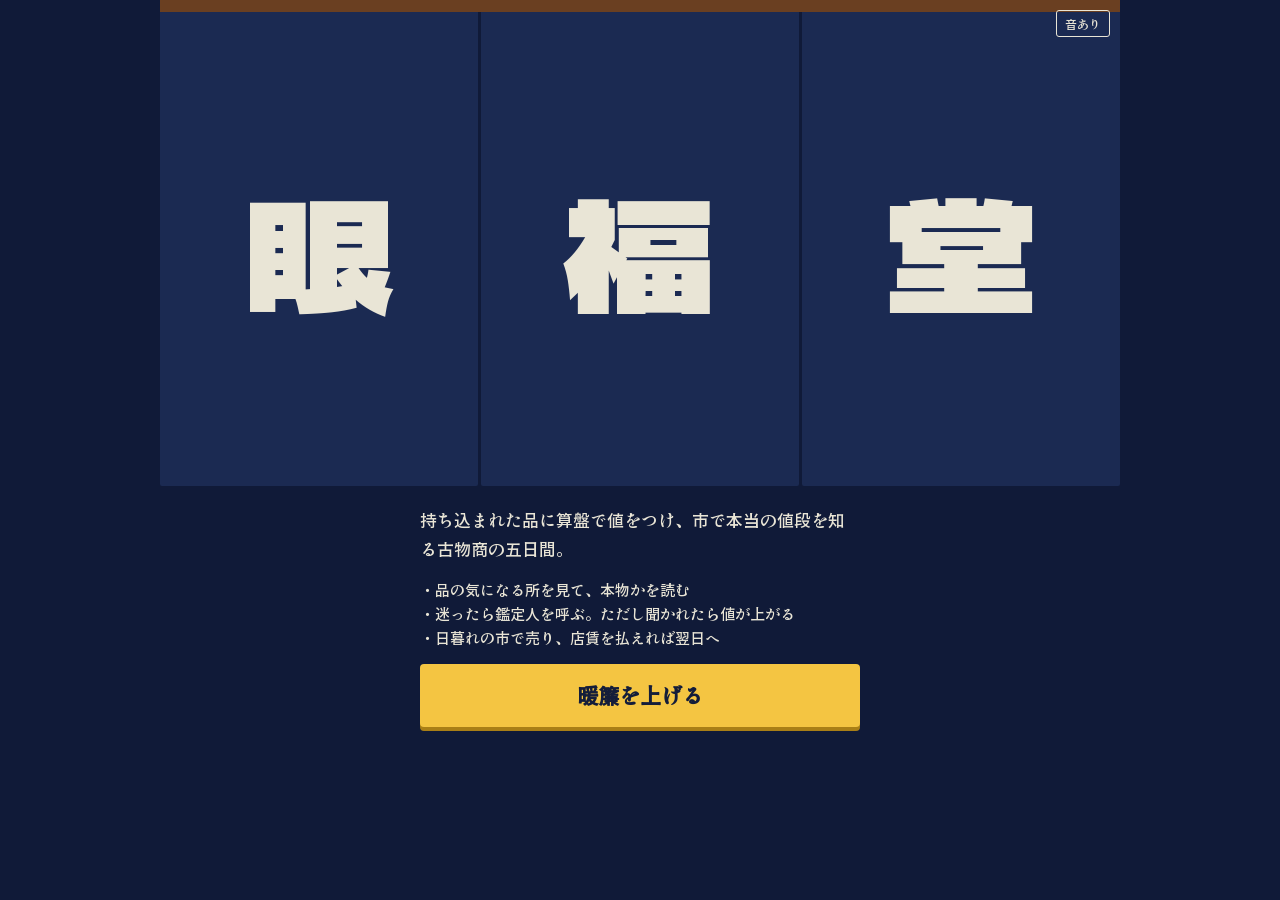
<file: index.html>
<!doctype html>
<html lang="ja">
<head>
<meta charset="utf-8">
<meta name="viewport" content="width=device-width, initial-scale=1, viewport-fit=cover">
<title>眼福堂</title>
<meta name="description" content="持ち込まれた品に算盤で値をつけ、市で本当の値段を知る古物商ゲーム。">
<meta name="theme-color" content="#1b2a52">
<link rel="stylesheet" href="css/style.css">
</head>
<body>
<div id="app"></div>
<noscript>このゲームはJavaScriptを有効にすると遊べます。</noscript>
<script type="module" src="js/ui.js"></script>
</body>
</html>
</file>
<file: css/style.css>
@font-face { font-family: "Dela"; src: url("../fonts/dela.woff") format("woff"); font-display: swap; }
@font-face { font-family: "Shippori"; src: url("../fonts/shippori.woff") format("woff"); font-display: swap; }

:root {
  --ai: #1b2a52; --ai-deep: #101a38; --rasha: #17513f; --rasha-deep: #0f3a2d;
  --lamp: #f4c542; --shu: #d8321f; --paper: #e9e5d6; --ink: #141d3a; --wood: #6a3f21; --bead: #3a2212;
  --plus: #0d6b4d; --minus: #b3261b;
  --head: "Dela", "Hiragino Kaku Gothic ProN", "Noto Sans CJK JP", sans-serif;
  --body: "Shippori", "Hiragino Mincho ProN", "Noto Serif CJK JP", serif;
}
* { box-sizing: border-box; margin: 0; }
html, body { height: 100%; }
body { background: var(--ai-deep); color: var(--paper); font-family: var(--body); font-size: 15px; line-height: 1.6; -webkit-text-size-adjust: 100%; overflow-x: hidden; }
#app { max-width: 960px; min-height: 100dvh; margin: 0 auto; position: relative; }
button { font: inherit; color: inherit; cursor: pointer; border: 0; background: none; touch-action: manipulation; }
button:disabled { cursor: not-allowed; opacity: .45; }
button:focus-visible { outline: 3px solid var(--lamp); outline-offset: 2px; }
ul { padding: 0; list-style: none; }
.sr { position: absolute; width: 1px; height: 1px; overflow: hidden; clip-path: inset(50%); }

.primary { background: var(--lamp); color: var(--ink); font-weight: 700; padding: 12px 18px; border-radius: 4px; box-shadow: 0 4px 0 #a97f16; }
.primary:active:not(:disabled) { transform: translateY(3px); box-shadow: 0 1px 0 #a97f16; }
.sub { background: transparent; border: 2px solid var(--paper); padding: 10px 10px; border-radius: 4px; }
.mute { position: absolute; top: 10px; right: 10px; font-size: 12px; padding: 3px 8px; border: 1px solid currentColor; border-radius: 3px; }
.warn { color: var(--lamp); }

/* 店名の暖簾 */
.title { min-height: 100dvh; display: flex; flex-direction: column; background: var(--ai-deep); }
.noren { display: grid; grid-template-columns: repeat(3, minmax(0, 1fr)); gap: 3px; height: 54dvh; min-height: 280px; border-top: 12px solid var(--wood); }
.noren span { background: var(--ai); color: var(--paper); font-family: var(--head); font-size: clamp(64px, 26vw, 150px); display: flex; align-items: center; justify-content: center; border-radius: 0 0 2px 2px; transform-origin: top center; animation: sway 1.6s ease-out 1; }
.noren.open span:nth-child(1) { transform: translateX(-70%) rotate(7deg); transition: transform .5s ease-in; }
.noren.open span:nth-child(2) { transform: translateY(-90%); transition: transform .5s ease-in; }
.noren.open span:nth-child(3) { transform: translateX(70%) rotate(-7deg); transition: transform .5s ease-in; }
@keyframes sway { 0% { transform: skewX(3deg); } 45% { transform: skewX(-2deg); } 100% { transform: none; } }
.title-body { padding: 20px 20px 28px; max-width: 480px; width: 100%; margin: 0 auto; display: grid; gap: 14px; }
.lead { font-size: 17px; line-height: 1.7; }
.howto li { padding-left: 1em; text-indent: -1em; }
.howto li::before { content: "・"; }
.title-body .primary { font-size: 21px; padding: 15px; }
.best { color: var(--lamp); text-align: center; }

/* 朝の札 */
.daycard { min-height: 100dvh; display: grid; align-content: center; justify-items: start; gap: 20px; padding: 24px; max-width: 460px; margin: 0 auto; }
.dayno { font-family: var(--head); font-size: 64px; line-height: 1; color: var(--lamp); }
.dayfacts { width: 100%; }
.dayfacts div { display: flex; justify-content: space-between; gap: 12px; padding: 8px 0; border-bottom: 1px solid rgba(233,229,214,.3); }
.dayfacts dt { opacity: .8; }
.dayfacts dd { margin: 0; font-family: var(--head); }
.daycard .primary { width: 100%; font-size: 18px; }

/* 帳場 */
.shop { height: 100dvh; display: flex; flex-direction: column; background: var(--rasha); }
.bar { position: relative; display: grid; grid-template-columns: minmax(0,1fr) auto; gap: 0 10px; background: var(--ai); padding: 5px 72px 5px 12px; font-size: 12px; }
.money { grid-row: 1 / 3; grid-column: 2; align-self: center; font-family: var(--head); font-size: 20px; color: var(--lamp); }
.rep { color: var(--lamp); letter-spacing: .05em; }
.bar .mute { top: 11px; }
.customer { display: grid; grid-template-columns: 62px minmax(0, 1fr); gap: 10px; padding: 8px 12px; background: var(--ai-deep); }
.customer.boss { background: #2c1f3a; }
.face { width: 62px; height: 62px; overflow: hidden; border-radius: 3px; }
.face svg { display: block; width: 100%; height: 100%; }
.who { display: flex; justify-content: space-between; gap: 8px; font-size: 12px; color: var(--lamp); }
.pat { white-space: nowrap; color: var(--paper); }
.say { font-size: 15px; line-height: 1.45; min-height: 2.9em; }
.say.pop { color: var(--lamp); }
.scroller { flex: 1; min-height: 0; overflow-y: auto; }
.mat { display: grid; grid-template-columns: minmax(0, 1fr) minmax(0, 1.25fr); gap: 8px; padding: 10px 12px 4px; background: radial-gradient(90% 100% at 68% 44%, #2a7a60, var(--rasha) 62%); }
.tag { align-self: center; }
.itemname { font-weight: 700; font-size: 17px; line-height: 1.3; }
.auth { font-size: 12px; opacity: .85; margin-bottom: 8px; }
.tag dl div { display: flex; flex-direction: column; }
.tag dt { font-size: 12px; opacity: .85; }
.tag dd { margin: 0; font-family: var(--head); font-size: 15px; }
.tag .ask dd { color: var(--lamp); font-size: 21px; line-height: 1.2; }
.piece { position: relative; aspect-ratio: 5 / 4; }
.piece svg { display: block; width: 100%; height: 100%; }
.spot { position: absolute; width: 44px; height: 44px; margin: -22px 0 0 -22px; display: flex; align-items: center; justify-content: center; }
.spot::before { content: ""; width: 16px; height: 16px; border-radius: 50%; border: 2px solid var(--lamp); background: rgba(244,197,66,.28); animation: glow 1.8s ease-in-out infinite; }
.spot span { position: absolute; top: 31px; font-size: 11px; line-height: 1.2; white-space: nowrap; color: var(--paper); text-shadow: 0 1px 2px #000, 0 0 3px #000; }
.spot.seen::before { animation: none; background: var(--lamp); }
.spot.on::before { border-color: #fff; }
.spot:disabled { opacity: .35; }
@keyframes glow { 50% { box-shadow: 0 0 0 5px rgba(244,197,66,.2); } }
.notes { display: flex; gap: 10px; padding: 6px 12px 10px; }
.lens { flex: none; width: 72px; height: 72px; border-radius: 50%; overflow: hidden; border: 4px solid var(--wood); background: var(--rasha-deep); box-shadow: 0 2px 6px rgba(0,0,0,.4); }
.lens svg { display: block; width: 100%; height: 100%; }
.noteinner { min-width: 0; flex: 1; }
.clues li { font-size: 14px; line-height: 1.45; padding: 1px 0; }
.clues b { font-weight: 700; font-size: 12px; color: var(--lamp); margin-right: .5em; }
.clues li.latest { color: #fff; }
.hint { font-size: 12px; opacity: .85; }
.appraisal { margin-top: 6px; padding: 6px 8px; background: var(--paper); color: var(--ink); border-left: 5px solid var(--shu); font-size: 14px; line-height: 1.45; }
.appraisal b { display: block; font-size: 12px; color: var(--shu); }
.appraisal em { display: block; font-style: normal; color: var(--shu); font-size: 13px; }

/* 算盤 */
.deal { background: var(--wood); padding: 6px 12px calc(10px + env(safe-area-inset-bottom)); box-shadow: 0 -3px 0 #4a2a14; }
.abacus-wrap { display: grid; grid-template-columns: minmax(0, 1.15fr) minmax(0, 1fr); gap: 10px; align-items: center; }
.abacus { display: grid; grid-template-columns: repeat(4, minmax(0, 1fr)); background: #2d1a0c; padding: 3px; border: 3px solid var(--bead); border-radius: 3px; }
.rod { position: relative; display: grid; grid-template-rows: auto auto auto; justify-items: stretch; background: linear-gradient(90deg, transparent 47%, #b9a27c 47%, #b9a27c 53%, transparent 53%); }
.rodname { font-size: 10px; line-height: 1.1; text-align: center; color: var(--paper); background: #2d1a0c; }
.heaven { height: 30px; display: flex; flex-direction: column; border-bottom: 4px solid #2d1a0c; background: transparent; }
.earth { display: flex; flex-direction: column; height: 68px; }
.bead { position: relative; flex: 1; min-height: 0; display: flex; align-items: flex-start; justify-content: center; padding: 0; }
.bead::before { content: ""; display: block; width: min(86%, 46px); height: 12px; border-radius: 50%; background: radial-gradient(ellipse at 50% 30%, #c88a4e, #6b3b1a 70%); transition: transform .08s; }
.heaven .bead::before { transform: translateY(1px); }
.heaven .bead.down::before { transform: translateY(13px); background: radial-gradient(ellipse at 50% 30%, #ffd978, #b5801f 70%); }
.earth .bead::before { transform: translateY(1px); }
.earth .bead.up::before { background: radial-gradient(ellipse at 50% 30%, #ffd978, #b5801f 70%); }
.earth .bead:not(.up)::before { transform: translateY(3px); }
.readout { min-width: 0; display: grid; gap: 5px; }
.bid { font-family: var(--head); font-size: clamp(22px, 7vw, 30px); line-height: 1.15; color: var(--paper); text-align: right; overflow-wrap: anywhere; }
.bid.over { color: #ffb4a8; }
.presets { display: grid; grid-template-columns: repeat(3, minmax(0, 1fr)); gap: 4px; }
.presets button { font-size: 12px; padding: 7px 0; background: rgba(0,0,0,.25); border-radius: 3px; min-height: 36px; }
.note { font-size: 13px; color: #ffd9d3; margin-top: 3px; }
.actions { display: grid; grid-template-columns: minmax(0, .7fr) minmax(0, 1fr) minmax(0, 1.3fr); gap: 6px; margin-top: 8px; }
.actions button { font-size: 14px; padding: 10px 4px; min-height: 46px; }
.actions .primary { font-size: 17px; }

/* 鑑定人 */
.sheet { position: fixed; inset: 0; background: rgba(16,26,56,.82); display: flex; align-items: flex-end; justify-content: center; z-index: 5; }
.sheetbody { width: 100%; max-width: 560px; max-height: 92dvh; overflow-y: auto; background: var(--paper); color: var(--ink); padding: 14px 12px calc(14px + env(safe-area-inset-bottom)); display: grid; gap: 7px; border-top: 6px solid var(--shu); }
.sheetbody h2 { font-family: var(--head); font-weight: 400; font-size: 21px; }
.sheetbody .sub { border-color: var(--ink); }
.ap { display: grid; grid-template-columns: 46px minmax(0, 1fr) auto; gap: 8px; align-items: center; text-align: left; padding: 6px; border: 1px solid rgba(20,29,58,.3); border-radius: 3px; }
.apface { width: 46px; height: 46px; overflow: hidden; }
.apface svg { width: 100%; height: 100%; display: block; }
.apbody { min-width: 0; display: flex; flex-direction: column; line-height: 1.35; }
.apbody small { font-size: 12px; }
.apsub { color: var(--rasha); }
.apno { color: var(--minus); }
.apfee { font-family: var(--head); font-size: 14px; }

/* 市 */
.market { overflow: hidden; min-height: 100dvh; background: #2a1420; display: flex; flex-direction: column; align-items: center; justify-content: center; gap: 12px; padding: 20px; text-align: center; position: relative; }
.market h2 { font-family: var(--head); font-weight: 400; font-size: 32px; color: var(--lamp); }
.market .primary { min-width: 220px; font-size: 17px; }
.mkt-name { font-weight: 700; font-size: 20px; }
.auction-piece { position: relative; width: min(62vw, 300px); aspect-ratio: 5 / 4; }
.auction-piece svg { display: block; width: 100%; height: 100%; }
.stamp { position: absolute; right: 0; bottom: -4%; width: 92px; height: 92px; display: grid; place-items: center; font-family: var(--head); font-size: 58px; color: var(--shu); border: 7px solid var(--shu); border-radius: 8px; background: rgba(233,229,214,.92); transform: rotate(-9deg); animation: thump .22s ease-out 1; }
.stamp.gem, .stamp.real { color: var(--plus); border-color: var(--plus); }
.stamp[hidden] { display: none; }
@keyframes thump { from { transform: rotate(-9deg) scale(1.9); opacity: .4; } }
.paid { font-size: 14px; opacity: .85; }
.roll { font-family: var(--head); font-size: clamp(34px, 12vw, 56px); line-height: 1.1; color: var(--lamp); }
.verdict { min-height: 3.2em; max-width: 30em; font-size: 15px; }
.verdict.plus { color: #9fe3c6; }
.verdict.minus { color: #ffb4a8; }
.bid-floor.boss { background: #160d24; }

.bighit { position: fixed; inset: 0; z-index: 10; overflow: hidden; display: flex; flex-direction: column; align-items: center; justify-content: center; gap: 4px; background: var(--shu); color: #fff; padding: 16px; }
.bighit.gem { background: #a9780f; }
.rays { position: absolute; left: 50%; top: 42%; width: 240vmax; height: 240vmax; margin: -120vmax; background: repeating-conic-gradient(rgba(255,255,255,.16) 0 10deg, transparent 10deg 20deg); animation: spin 14s linear infinite; }
.bighit > span:not(.rays) { position: relative; }
.bh-stamp { font-family: var(--head); font-size: clamp(120px, 44vw, 260px); line-height: 1; color: var(--lamp); text-shadow: 0 6px 0 rgba(0,0,0,.28); animation: thump2 .3s ease-out 1; }
.bighit.gem .bh-stamp { color: #fff; }
.bh-label { font-family: var(--head); font-size: 28px; }
.bh-yen { font-family: var(--head); font-size: clamp(36px, 12vw, 72px); line-height: 1.15; }
.bh-paid { font-size: 15px; }
@keyframes spin { to { transform: rotate(360deg); } }
@keyframes thump2 { from { transform: scale(3); opacity: 0; } }

.ledgertable { width: min(100%, 440px); border-collapse: collapse; background: var(--paper); color: var(--ink); text-align: left; }
.ledgertable td { padding: 6px 10px; border-bottom: 1px solid rgba(20,29,58,.18); }
.ledgertable td:last-child { text-align: right; font-family: var(--head); font-size: 14px; white-space: nowrap; }
.ledgertable small { display: block; font-size: 12px; opacity: .8; }
.ledgertable .sep td { border-top: 2px solid var(--ink); }
.ledgertable .sum td { font-family: var(--head); font-size: 17px; background: var(--ai); color: var(--lamp); }
.ledgertable .sum td:last-child { font-size: 19px; }
td.plus, .receipt .plus { color: var(--plus); }
td.minus, .receipt .minus { color: var(--minus); }

/* 五日帳 */
.result { min-height: 100dvh; background: var(--ai); display: flex; flex-direction: column; align-items: center; justify-content: center; gap: 14px; padding: 18px 14px; }
.result.closed { background: #2b2b30; }
.receipt { position: relative; width: min(100%, 420px); background: var(--paper); color: var(--ink); padding: 20px 18px 22px; border-top: 8px solid var(--shu); }
.shop-name { font-size: 13px; }
.receipt h2 { font-family: var(--head); font-weight: 400; font-size: clamp(25px, 8vw, 32px); line-height: 1.25; color: var(--shu); margin: 2px 0 2px; }
.tline { font-size: 14px; }
.final { font-family: var(--head); font-size: clamp(32px, 11vw, 44px); line-height: 1.2; margin: 8px 0; }
.receipt table { width: 100%; border-collapse: collapse; font-size: 14px; }
.receipt th { font-weight: 400; text-align: left; vertical-align: top; padding: 4px 8px 4px 0; white-space: nowrap; opacity: .8; }
.receipt td { padding: 4px 0; text-align: right; border-bottom: 1px solid rgba(20,29,58,.15); }
.receipt th { border-bottom: 1px solid rgba(20,29,58,.15); }
.seal { position: absolute; right: 14px; top: 16px; width: 54px; height: 54px; display: grid; place-items: center; font-family: var(--head); font-size: 17px; line-height: 1; writing-mode: vertical-rl; color: var(--shu); border: 3px solid var(--shu); border-radius: 50%; transform: rotate(8deg); }
.result-actions { width: min(100%, 420px); display: grid; gap: 8px; }
.result-actions .primary { font-size: 17px; }

@media (min-width: 760px) {
  .mat { grid-template-columns: minmax(0, .75fr) minmax(0, 1.6fr); align-items: center; align-content: center; }
  .shop { height: min(100dvh, 760px); margin-top: max(0px, calc((100dvh - 760px) / 2)); }
  .scroller { display: grid; grid-template-columns: minmax(0, 1.35fr) minmax(0, 1fr); background: var(--rasha); }
  .notes { flex-direction: column; padding-top: 14px; }
  .deal { display: grid; grid-template-columns: minmax(0, 1.3fr) minmax(0, 1fr); gap: 16px; align-items: center; }
  .actions { margin-top: 0; grid-template-columns: minmax(0, 1fr) minmax(0, 1fr); }
  .actions .primary { grid-column: 1 / -1; }
  .note { grid-column: 1 / -1; grid-row: 2; }
  .sheet { align-items: center; }
}
@media (max-height: 640px) {
  .face { width: 48px; height: 48px; }
  .customer { grid-template-columns: 48px minmax(0, 1fr); padding: 5px 12px; }
  .say { min-height: 0; font-size: 14px; }
  .heaven { height: 25px; }
  .heaven .bead.down::before { transform: translateY(9px); }
  .earth { height: 56px; }
  .earth .bead::before { height: 10px; }
  .actions { margin-top: 5px; }
  .actions button { min-height: 40px; padding: 6px 4px; }
}
@media (max-width: 340px) {
  .actions button { font-size: 13px; }
  .actions .primary { font-size: 15px; }
}
@media (prefers-reduced-motion: reduce) {
  *, *::before { animation: none !important; transition: none !important; }
}
</file>
